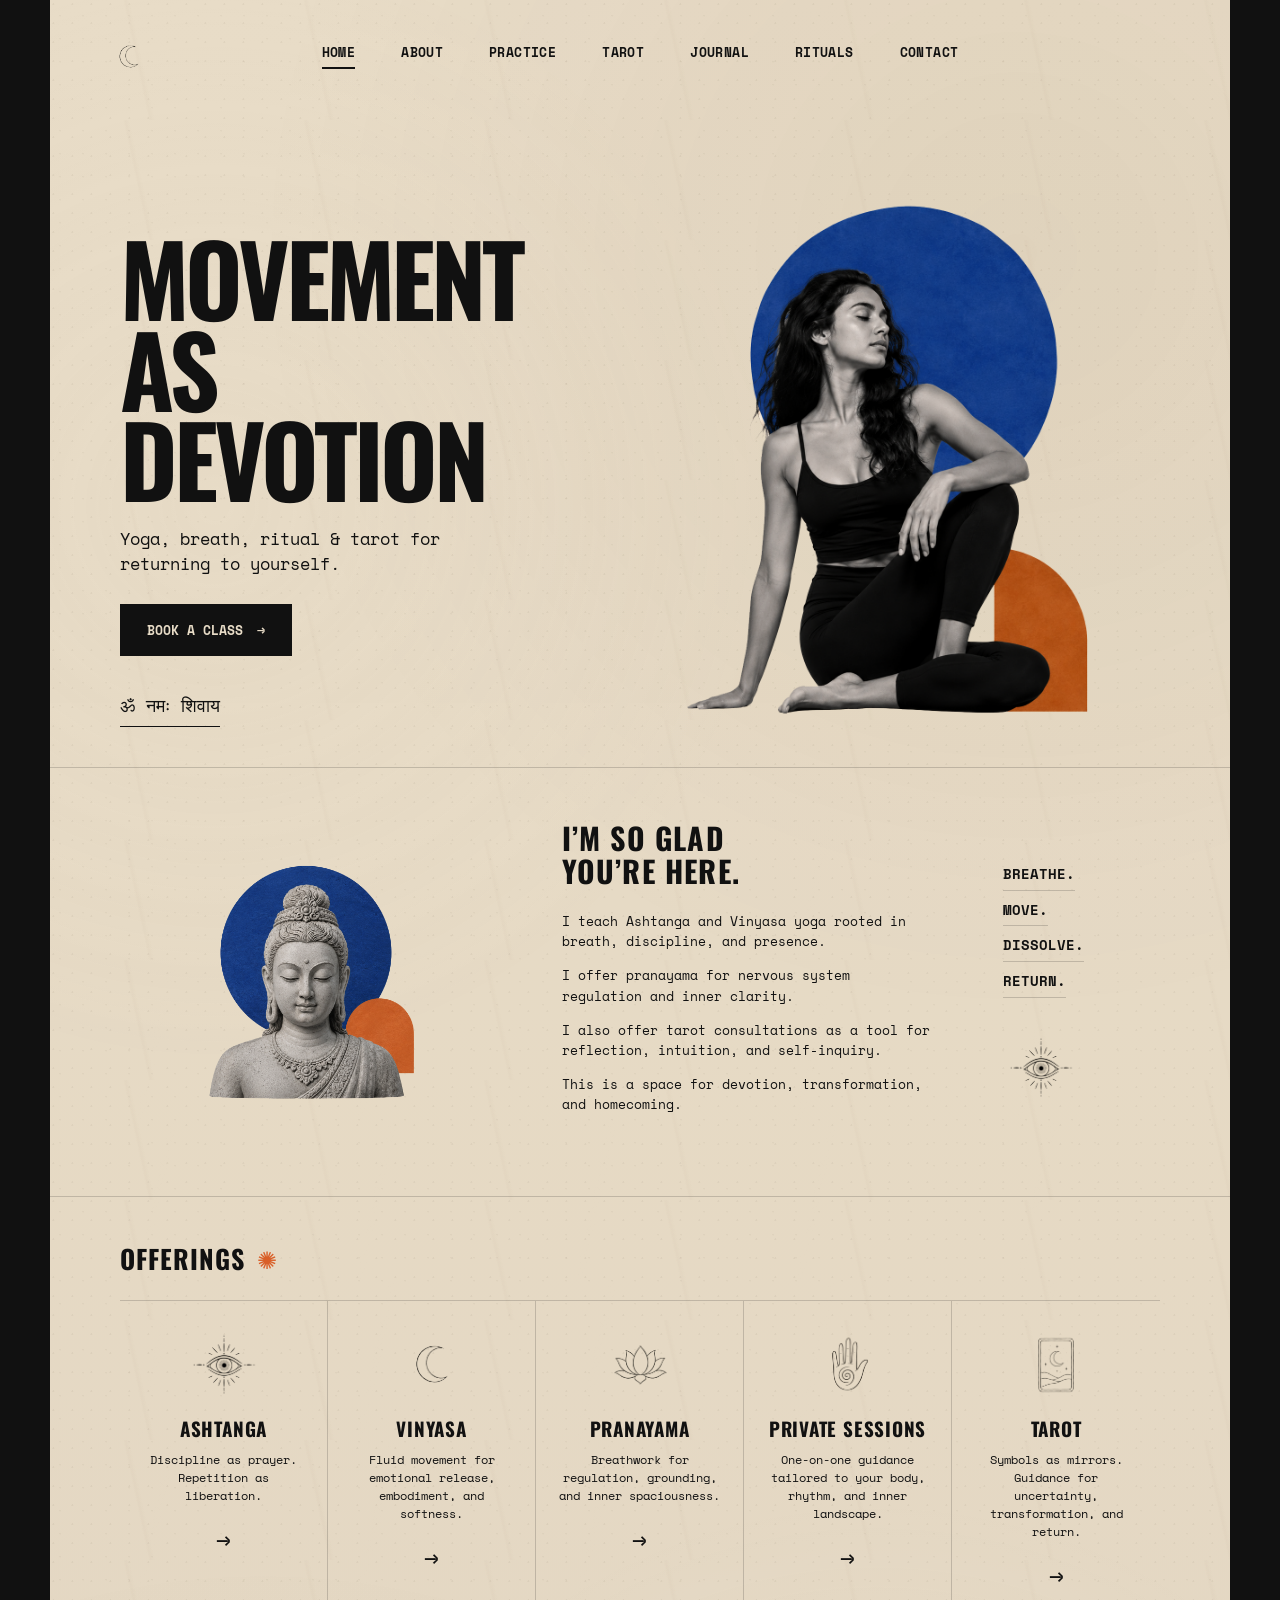
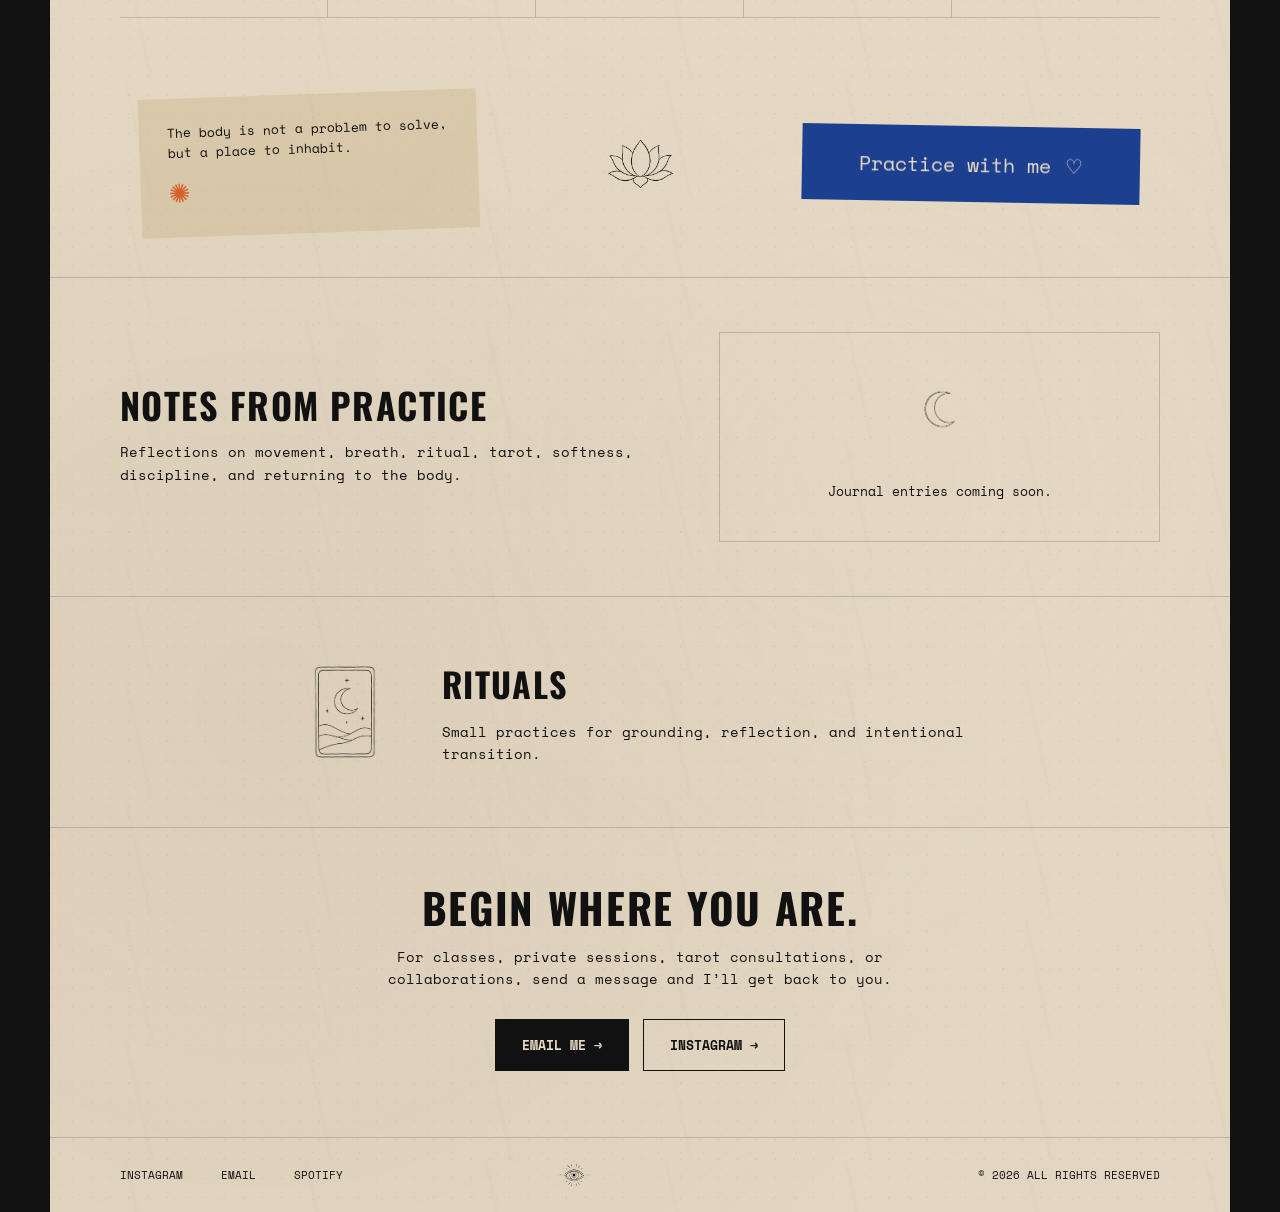
<file: index.html>
<!DOCTYPE html>
<html lang="en">
<head>
  <meta charset="UTF-8" />
  <meta name="viewport" content="width=device-width, initial-scale=1.0" />

  <title>Lidiia | Yoga, Breath & Ritual</title>

  <link rel="stylesheet" href="style.css" />
</head>

<body>
  <div class="page-shell">

    <header class="site-header">
      <a href="#home" class="brand-mark" aria-label="Lidiia home">
        <img src="assets/moon.png" alt="" />
      </a>

      <nav class="nav" aria-label="Main navigation">
        <a href="#home" class="active">Home</a>
        <a href="#about">About</a>
        <a href="#practice">Practice</a>
        <a href="#tarot">Tarot</a>
        <a href="#journal">Journal</a>
        <a href="#rituals">Rituals</a>
        <a href="#contact">Contact</a>
      </nav>
    </header>

    <main id="home">

      <section class="hero">
        <div class="hero-copy">
          <h1>
            Movement<br />
            as<br />
            Devotion
          </h1>

          <p>
            Yoga, breath, ritual & tarot for returning to yourself.
          </p>

          <a href="booking.html" class="button">
            Book a class
            <span>→</span>
          </a>

          <div class="sanskrit-line">
            ॐ नमः शिवाय
          </div>
        </div>

        <div class="hero-visual">
          <img
            class="hero-person"
            src="assets/woman.png"
            alt="Woman in a calm yoga-inspired pose"
          />
        </div>
      </section>

      <section id="about" class="intro-section">
        <div class="intro-image-wrap">
          <img src="assets/statue.png" alt="Meditative stone statue" />
        </div>

        <div class="intro-copy">
          <h2>
            I’m so glad<br />
            you’re here.
          </h2>

          <p>
            I teach Ashtanga and Vinyasa yoga rooted in breath,
            discipline, and presence.
          </p>

          <p>
            I offer pranayama for nervous system regulation and inner clarity.
          </p>

          <p>
            I also offer tarot consultations as a tool for reflection,
            intuition, and self-inquiry.
          </p>

          <p>
            This is a space for devotion, transformation, and homecoming.
          </p>
        </div>

        <aside class="mantra-list">
          <p>Breathe.</p>
          <p>Move.</p>
          <p>Dissolve.</p>
          <p>Return.</p>

          <img src="assets/eye.png" alt="" />
        </aside>
      </section>

      <section id="practice" class="offerings-section">
        <div class="section-title-row">
          <h2>Offerings</h2>
          <span>✺</span>
        </div>

        <div class="offerings-grid">

          <article class="offering-card">
            <img src="assets/eye.png" alt="" />
            <h3>Ashtanga</h3>
            <p>
              Discipline as prayer. Repetition as liberation.
            </p>
            <a href="#contact" aria-label="Learn more about Ashtanga">→</a>
          </article>

          <article class="offering-card">
            <img src="assets/moon.png" alt="" />
            <h3>Vinyasa</h3>
            <p>
              Fluid movement for emotional release, embodiment, and softness.
            </p>
            <a href="#contact" aria-label="Learn more about Vinyasa">→</a>
          </article>

          <article class="offering-card">
            <img src="assets/flower.png" alt="" />
            <h3>Pranayama</h3>
            <p>
              Breathwork for regulation, grounding, and inner spaciousness.
            </p>
            <a href="#contact" aria-label="Learn more about Pranayama">→</a>
          </article>

          <article class="offering-card">
            <img src="assets/hand.png" alt="" />
            <h3>Private Sessions</h3>
            <p>
              One-on-one guidance tailored to your body, rhythm, and inner landscape.
            </p>
            <a href="#contact" aria-label="Learn more about private sessions">→</a>
          </article>

          <article class="offering-card">
            <img src="assets/card.png" alt="" />
            <h3>Tarot</h3>
            <p>
              Symbols as mirrors. Guidance for uncertainty, transformation, and return.
            </p>
            <a href="#contact" aria-label="Learn more about tarot">→</a>
          </article>

        </div>
      </section>

      <section id="tarot" class="quote-section">
        <div class="paper-note">
          <p>
            The body is not a problem to solve,<br />
            but a place to inhabit.
          </p>
          <span>✺</span>
        </div>

        <div class="small-symbol">
          <img src="assets/flower.png" alt="" />
        </div>

        <a href="#contact" class="practice-banner">
          Practice with me
          <span>♡</span>
        </a>
      </section>

      <section id="journal" class="journal-section">
        <div class="journal-copy">
          <h2>Notes from practice</h2>
          <p>
            Reflections on movement, breath, ritual, tarot, softness,
            discipline, and returning to the body.
          </p>
        </div>

        <div class="journal-card">
          <img src="assets/moon.png" alt="" />
          <p>
            Journal entries coming soon.
          </p>
        </div>
      </section>

      <section id="rituals" class="rituals-section">
        <div class="rituals-card">
          <img src="assets/card.png" alt="" />
          <div>
            <h2>Rituals</h2>
            <p>
              Small practices for grounding, reflection, and intentional transition.
            </p>
          </div>
        </div>
      </section>

      <section id="contact" class="contact-section">
        <h2>Begin where you are.</h2>

        <p>
          For classes, private sessions, tarot consultations, or collaborations,
          send a message and I’ll get back to you.
        </p>

        <div class="contact-actions">
          <a href="mailto:lidiia@example.com" class="button">Email me →</a>
          <a href="https://instagram.com/" target="_blank" rel="noopener" class="button button-outline">
            Instagram →
          </a>
        </div>
      </section>

    </main>

    <footer class="footer">
      <a href="https://instagram.com/" target="_blank" rel="noopener">Instagram</a>
      <a href="mailto:lidiia@example.com">Email</a>
      <a href="#">Spotify</a>

      <div class="footer-eye">
        <img src="assets/eye.png" alt="" />
      </div>

      <span>© 2026 All rights reserved</span>
    </footer>

  </div>

  <script src="script.js"></script>
</body>
</html>
</file>
<file: style.css>
@import url("https://fonts.googleapis.com/css2?family=Oswald:wght@500;600;700&family=Space+Mono:wght@400;700&display=swap");

:root {
  --paper: #E8DCC7;
  --ink: #111111;
  --blue: #1d3f8f;
  --orange: #d95f28;
  --line: rgba(17, 17, 17, 0.18);
  --soft-line: rgba(17, 17, 17, 0.1);
}

* {
  box-sizing: border-box;
}

html {
  scroll-behavior: smooth;
}

body {
  margin: 0;
  background: #111111;
  color: var(--ink);
  font-family: "Space Mono", monospace;
}

.page-shell {
  position: relative;
  width: min(1180px, 100%);
  margin: 0 auto;
  background: #E8DCC7;
  overflow: hidden;
  isolation: isolate;
}

/* paper grain + small fibers */
.page-shell::before {
  content: "";
  position: absolute;
  inset: 0;
  pointer-events: none;
  z-index: 0;
  opacity: 0.38;
  background-image:
    radial-gradient(circle at 18% 22%, rgba(75, 54, 29, 0.13) 0 0.8px, transparent 1.2px),
    radial-gradient(circle at 76% 12%, rgba(255, 255, 255, 0.18) 0 0.9px, transparent 1.3px),
    radial-gradient(circle at 44% 68%, rgba(65, 44, 22, 0.10) 0 0.7px, transparent 1.1px),
    radial-gradient(circle at 91% 84%, rgba(255, 255, 255, 0.16) 0 0.8px, transparent 1.2px),
    linear-gradient(78deg, transparent 0 48%, rgba(80, 58, 32, 0.045) 49%, transparent 51%),
    linear-gradient(102deg, transparent 0 47%, rgba(255, 255, 255, 0.055) 48%, transparent 50%);
  background-size:
    19px 19px,
    31px 31px,
    23px 23px,
    37px 37px,
    180px 120px,
    220px 160px;
  mix-blend-mode: multiply;
}

/* large uneven paper tone / aged patches */
.page-shell::after {
  content: "";
  position: absolute;
  inset: 0;
  pointer-events: none;
  z-index: 0;
  opacity: 0.8;
  background:
    radial-gradient(circle at 14% 18%, rgba(255, 255, 255, 0.18), transparent 22%),
    radial-gradient(circle at 82% 9%, rgba(126, 91, 47, 0.08), transparent 28%),
    radial-gradient(circle at 18% 82%, rgba(112, 80, 41, 0.075), transparent 30%),
    radial-gradient(circle at 70% 74%, rgba(255, 255, 255, 0.12), transparent 26%),
    linear-gradient(to bottom, rgba(255, 255, 255, 0.05), rgba(61, 43, 22, 0.045));
  mix-blend-mode: multiply;
}

.site-header,
main,
.footer {
  position: relative;
  z-index: 1;
}

.hero-person,
.intro-image-wrap img,
.offering-card img,
.mantra-list img,
.small-symbol img,
.footer-eye img,
.brand-mark img,
.journal-card img,
.rituals-card img {
  filter: contrast(1.02) saturate(0.96);
}

img {
  display: block;
  max-width: 100%;
}

a {
  color: inherit;
  text-decoration: none;
}

/* HEADER */

.site-header {
  display: flex;
  align-items: center;
  justify-content: center;
  padding: 42px 56px 20px;
  position: relative;
  z-index: 10;
}

.brand-mark {
  position: absolute;
  left: 56px;
  top: 34px;
  width: 46px;
  height: 46px;
}

.brand-mark img {
  width: 100%;
  height: 100%;
  object-fit: contain;
}

.nav {
  display: flex;
  gap: 46px;
  text-transform: uppercase;
  font-size: 13px;
  font-weight: 700;
  letter-spacing: 0.03em;
}

.nav a {
  padding-bottom: 5px;
}

.nav a.active {
  border-bottom: 2px solid var(--ink);
}

/* HERO */

.hero {
  display: grid;
  grid-template-columns: 0.95fr 1.05fr;
  min-height: 650px;
  padding: 60px 70px 40px;
  border-bottom: 1px solid var(--line);
}

.hero-copy {
  position: relative;
  z-index: 5;
}

.hero-copy h1 {
  font-family: "Oswald", sans-serif;
  font-size: clamp(64px, 7.7vw, 112px);
  line-height: 0.92;
  text-transform: uppercase;
  margin: 82px 0 24px;
  letter-spacing: -0.04em;
}

.hero-copy p {
  max-width: 350px;
  font-size: 17px;
  line-height: 1.45;
  margin: 0 0 28px;
}

.button {
  display: inline-flex;
  align-items: center;
  gap: 14px;
  background: var(--ink);
  color: var(--paper);
  padding: 15px 26px;
  text-transform: uppercase;
  font-weight: 700;
  font-size: 13px;
  border: 1px solid var(--ink);
  transition:
    transform 160ms ease,
    background 160ms ease,
    color 160ms ease;
}

.button:hover {
  transform: translateY(-2px);
}

.button-outline {
  background: transparent;
  color: var(--ink);
}

.button-outline:hover {
  background: var(--ink);
  color: var(--paper);
}

.sanskrit-line {
  margin-top: 36px;
  font-size: 18px;
  border-bottom: 1px solid var(--ink);
  width: fit-content;
  padding-bottom: 8px;
}

.hero-visual {
  position: relative;
  min-height: 560px;
}

.hero-person {
  position: absolute;
  right: -10px;
  top: -8px;
  width: 560px;
  height: 630px;
  object-fit: contain;
  object-position: center;
  z-index: 4;
}

/* INTRO */

.intro-section {
  display: grid;
  grid-template-columns: 1fr 1fr 0.42fr;
  gap: 68px;
  padding: 54px 70px;
  border-bottom: 1px solid var(--line);
}

.intro-image-wrap {
  position: relative;
  width: 100%;
  height: 320px;
  overflow: hidden;
}

.intro-image-wrap img {
  width: 100%;
  height: 100%;
  object-fit: contain;
  object-position: center;
}

.intro-copy h2,
.offerings-section h2,
.contact-section h2,
.journal-section h2,
.rituals-section h2 {
  font-family: "Oswald", sans-serif;
  text-transform: uppercase;
  letter-spacing: 0.04em;
}

.intro-copy h2 {
  font-size: 30px;
  line-height: 1.08;
  margin: 0 0 24px;
}

.intro-copy p {
  font-size: 13px;
  line-height: 1.55;
  margin: 0 0 14px;
}

.mantra-list {
  align-self: center;
  text-transform: uppercase;
  font-weight: 700;
  font-size: 14px;
  line-height: 2.2;
}

.mantra-list p {
  margin: 0 0 4px;
  border-bottom: 1px solid var(--line);
  width: fit-content;
}

.mantra-list img {
  width: 76px;
  height: 76px;
  object-fit: contain;
  margin-top: 32px;
}

/* OFFERINGS */

.offerings-section {
  padding: 42px 70px 46px;
}

.section-title-row {
  display: flex;
  align-items: center;
  gap: 12px;
}

.section-title-row h2 {
  font-size: 26px;
  margin: 0 0 22px;
}

.section-title-row span {
  color: var(--orange);
  font-size: 24px;
  margin-bottom: 20px;
}

.offerings-grid {
  display: grid;
  grid-template-columns: repeat(5, 1fr);
  border-top: 1px solid var(--line);
  border-bottom: 1px solid var(--line);
}

.offering-card {
  min-height: 285px;
  padding: 26px 22px 22px;
  text-align: center;
  border-right: 1px solid var(--line);
}

.offering-card:last-child {
  border-right: none;
}

.offering-card img {
  width: 76px;
  height: 76px;
  object-fit: contain;
  margin: 0 auto 16px;
}

.offering-card h3 {
  font-family: "Oswald", sans-serif;
  text-transform: uppercase;
  letter-spacing: 0.04em;
  font-size: 19px;
  line-height: 1.05;
  margin: 0 0 12px;
}

.offering-card p {
  font-size: 12px;
  line-height: 1.5;
  margin: 0 0 18px;
}

.offering-card a {
  font-size: 24px;
}

/* QUOTE */

.quote-section {
  display: grid;
  grid-template-columns: 1fr 0.6fr 1fr;
  gap: 60px;
  align-items: center;
  padding: 30px 90px 44px;
  border-bottom: 1px solid var(--line);
}

.paper-note {
  background: rgba(197, 171, 126, 0.35);
  transform: rotate(-2deg);
  padding: 24px 28px;
  font-size: 13px;
  line-height: 1.55;
}

.paper-note p {
  margin: 0 0 10px;
}

.paper-note span {
  color: var(--orange);
  font-size: 26px;
}

.small-symbol img {
  width: 96px;
  height: 96px;
  object-fit: contain;
  margin: 0 auto;
}

.practice-banner {
  display: flex;
  align-items: center;
  justify-content: center;
  gap: 14px;
  min-height: 76px;
  background: var(--blue);
  color: var(--paper);
  font-size: 20px;
  transform: rotate(1deg);
  padding: 18px;
}

/* JOURNAL */

.journal-section {
  display: grid;
  grid-template-columns: 1.1fr 0.9fr;
  gap: 60px;
  align-items: center;
  padding: 54px 70px;
  border-bottom: 1px solid var(--line);
}

.journal-copy h2 {
  font-size: 36px;
  line-height: 1;
  margin: 0 0 18px;
}

.journal-copy p {
  max-width: 540px;
  font-size: 14px;
  line-height: 1.6;
  margin: 0;
}

.journal-card {
  border: 1px solid var(--line);
  padding: 30px;
  min-height: 210px;
  display: grid;
  place-items: center;
  text-align: center;
}

.journal-card img {
  width: 74px;
  height: 74px;
  object-fit: contain;
  margin-bottom: 14px;
}

.journal-card p {
  margin: 0;
  font-size: 13px;
}

/* RITUALS */

.rituals-section {
  padding: 50px 70px;
  border-bottom: 1px solid var(--line);
}

.rituals-card {
  display: grid;
  grid-template-columns: 130px 1fr;
  gap: 32px;
  align-items: center;
  max-width: 720px;
  margin: 0 auto;
}

.rituals-card img {
  width: 130px;
  height: 130px;
  object-fit: contain;
}

.rituals-card h2 {
  font-size: 34px;
  margin: 0 0 12px;
}

.rituals-card p {
  font-size: 14px;
  line-height: 1.6;
  margin: 0;
}

/* CONTACT */

.contact-section {
  padding: 58px 70px 66px;
  text-align: center;
}

.contact-section h2 {
  font-size: 42px;
  line-height: 1;
  margin: 0 0 18px;
}

.contact-section p {
  max-width: 620px;
  margin: 0 auto 28px;
  font-size: 14px;
  line-height: 1.6;
}

.contact-actions {
  display: flex;
  justify-content: center;
  gap: 14px;
  flex-wrap: wrap;
}

/* FOOTER */

.footer {
  display: flex;
  align-items: center;
  gap: 38px;
  padding: 16px 70px;
  font-size: 11px;
  text-transform: uppercase;
  border-top: 1px solid var(--line);
}

.footer-eye {
  margin-left: auto;
  margin-right: auto;
}

.footer-eye img {
  width: 42px;
  height: 42px;
  object-fit: contain;
}

.footer span {
  margin-left: auto;
}

/* RESPONSIVE */

@media (max-width: 1000px) {
  .nav {
    gap: 26px;
  }

  .hero {
    padding: 42px 42px 36px;
  }

  .hero-person {
    right: -26px;
    width: 500px;
    height: 590px;
  }

  .intro-section,
  .offerings-section,
  .contact-section,
  .journal-section,
  .rituals-section {
    padding-left: 42px;
    padding-right: 42px;
  }
}

@media (max-width: 820px) {
  .site-header {
    justify-content: flex-start;
    padding: 26px 24px 10px;
  }

  .brand-mark {
    position: static;
    flex: 0 0 auto;
    width: 38px;
    height: 38px;
    margin-right: 20px;
  }

  .nav {
    overflow-x: auto;
    gap: 22px;
    font-size: 12px;
    padding-bottom: 8px;
  }

  .hero {
    grid-template-columns: 1fr;
    min-height: auto;
    padding: 28px 26px 36px;
  }

  .hero-copy h1 {
    margin-top: 28px;
    font-size: clamp(58px, 19vw, 88px);
  }

  .hero-visual {
    min-height: 470px;
    margin-top: 22px;
  }

  .hero-person {
    width: 360px;
    height: 450px;
    left: 50%;
    right: auto;
    top: 4px;
    transform: translateX(-50%);
  }

  .intro-section {
    grid-template-columns: 1fr;
    gap: 32px;
    padding: 38px 26px;
  }

  .intro-image-wrap {
    height: 280px;
  }

  .mantra-list {
    display: grid;
    grid-template-columns: repeat(4, max-content);
    gap: 12px;
    align-items: center;
  }

  .mantra-list img {
    grid-column: 1 / -1;
    margin-top: 12px;
  }

  .offerings-section {
    padding: 34px 26px;
  }

  .offerings-grid {
    grid-template-columns: 1fr;
  }

  .offering-card {
    min-height: auto;
    border-right: none;
    border-bottom: 1px solid var(--line);
  }

  .offering-card:last-child {
    border-bottom: none;
  }

  .quote-section {
    grid-template-columns: 1fr;
    gap: 24px;
    padding: 34px 26px;
  }

  .journal-section {
    grid-template-columns: 1fr;
    gap: 28px;
    padding: 38px 26px;
  }

  .rituals-section {
    padding: 38px 26px;
  }

  .rituals-card {
    grid-template-columns: 1fr;
    text-align: center;
  }

  .rituals-card img {
    margin: 0 auto;
  }

  .contact-section {
    padding: 42px 26px 50px;
  }

  .contact-section h2 {
    font-size: 34px;
  }

  .footer {
    flex-wrap: wrap;
    padding: 18px 26px;
    gap: 20px;
  }

  .footer-eye {
    margin-left: 0;
    margin-right: 0;
  }

  .footer span {
    margin-left: 0;
    width: 100%;
  }
}

@media (max-width: 430px) {
  .hero-person {
    width: 330px;
    height: 420px;
  }

  .hero-visual {
    min-height: 430px;
  }

  .mantra-list {
    grid-template-columns: repeat(2, max-content);
  }
}

/* BOOKING PAGE */

.booking-page {
  min-height: 100vh;
}

.booking-hero {
  display: grid;
  grid-template-columns: 1fr 180px;
  gap: 40px;
  align-items: center;
  padding: 72px 70px 54px;
  border-bottom: 1px solid var(--line);
}

.booking-hero .eyebrow {
  text-transform: uppercase;
  font-size: 13px;
  font-weight: 700;
  margin: 0 0 16px;
}

.booking-hero h1 {
  font-family: "Oswald", sans-serif;
  font-size: clamp(62px, 8vw, 110px);
  line-height: 0.9;
  text-transform: uppercase;
  letter-spacing: -0.04em;
  margin: 0 0 24px;
}

.booking-hero p {
  max-width: 560px;
  font-size: 15px;
  line-height: 1.6;
  margin: 0;
}

.booking-hero img {
  width: 160px;
  height: 160px;
  object-fit: contain;
}

.booking-layout {
  display: grid;
  grid-template-columns: 1.3fr 0.8fr;
  gap: 50px;
  padding: 56px 70px 72px;
}

.calendar-panel {
  border: 1px solid var(--line);
  padding: 28px;
}

.calendar-header {
  display: flex;
  justify-content: space-between;
  align-items: center;
  margin-bottom: 28px;
}

.calendar-header h2 {
  font-family: "Oswald", sans-serif;
  text-transform: uppercase;
  font-size: 30px;
  margin: 0;
  letter-spacing: 0.04em;
}

.calendar-header button {
  width: 42px;
  height: 42px;
  border: 1px solid var(--ink);
  background: transparent;
  color: var(--ink);
  font-family: "Space Mono", monospace;
  font-size: 20px;
  cursor: pointer;
}

.calendar-header button:hover {
  background: var(--ink);
  color: var(--paper);
}

.calendar-weekdays {
  display: grid;
  grid-template-columns: repeat(7, 1fr);
  gap: 6px;
  margin-bottom: 8px;
  text-transform: uppercase;
  font-size: 11px;
  font-weight: 700;
  opacity: 0.7;
}

.calendar-weekdays span {
  text-align: center;
}

.calendar-grid {
  display: grid;
  grid-template-columns: repeat(7, 1fr);
  gap: 6px;
}

.calendar-day {
  min-height: 88px;
  border: 1px solid var(--soft-line);
  background: rgba(255, 255, 255, 0.08);
  color: var(--ink);
  padding: 10px;
  font-family: "Space Mono", monospace;
  text-align: left;
  cursor: default;
}

.calendar-day.empty {
  border: none;
  background: transparent;
}

.calendar-day:disabled {
  opacity: 0.35;
}

.calendar-day.has-class {
  cursor: pointer;
  background: rgba(29, 63, 143, 0.08);
  border-color: rgba(17, 17, 17, 0.35);
}

.calendar-day.has-class:hover {
  background: var(--ink);
  color: var(--paper);
}

.day-number {
  display: block;
  font-weight: 700;
  margin-bottom: 16px;
}

.class-marker {
  display: inline-block;
  font-size: 10px;
  text-transform: uppercase;
  border-top: 1px solid currentColor;
  padding-top: 4px;
}

.booking-details {
  border: 1px solid var(--line);
  padding: 30px;
  align-self: start;
}

.booking-details h2 {
  font-family: "Oswald", sans-serif;
  text-transform: uppercase;
  font-size: 30px;
  line-height: 1;
  margin: 0 0 24px;
}

.selected-class-box {
  min-height: 120px;
  padding: 18px;
  background: rgba(255, 255, 255, 0.12);
  border: 1px solid var(--soft-line);
  margin-bottom: 24px;
}

.selected-class-box p {
  margin: 0;
  font-size: 13px;
  line-height: 1.5;
}

.selected-date {
  font-weight: 700;
  text-transform: uppercase;
  margin-bottom: 14px !important;
}

.class-options {
  display: grid;
  gap: 10px;
}

.class-option {
  width: 100%;
  text-align: left;
  border: 1px solid var(--line);
  background: transparent;
  color: var(--ink);
  padding: 14px;
  font-family: "Space Mono", monospace;
  cursor: pointer;
}

.class-option strong,
.class-option span,
.class-option small {
  display: block;
}

.class-option strong {
  font-size: 13px;
  text-transform: uppercase;
  margin-bottom: 6px;
}

.class-option span {
  font-size: 12px;
  margin-bottom: 6px;
}

.class-option small {
  font-size: 11px;
  opacity: 0.75;
}

.class-option:hover,
.class-option.selected {
  background: var(--ink);
  color: var(--paper);
}

.booking-form {
  display: grid;
  gap: 16px;
}

.booking-form label {
  display: grid;
  gap: 8px;
  font-size: 12px;
  text-transform: uppercase;
  font-weight: 700;
}

.booking-form input,
.booking-form textarea {
  width: 100%;
  border: 1px solid var(--line);
  background: rgba(255, 255, 255, 0.16);
  color: var(--ink);
  font-family: "Space Mono", monospace;
  font-size: 13px;
  padding: 13px 14px;
  outline: none;
}

.booking-form input:focus,
.booking-form textarea:focus {
  border-color: var(--ink);
}

.booking-submit {
  width: fit-content;
  cursor: pointer;
}

/* BOOKING RESPONSIVE */

@media (max-width: 820px) {
  .booking-hero {
    grid-template-columns: 1fr;
    padding: 46px 26px 36px;
  }

  .booking-hero img {
    width: 120px;
    height: 120px;
  }

  .booking-layout {
    grid-template-columns: 1fr;
    gap: 30px;
    padding: 36px 26px 54px;
  }

  .calendar-panel,
  .booking-details {
    padding: 20px;
  }

  .calendar-header h2 {
    font-size: 24px;
  }

  .calendar-day {
    min-height: 68px;
    padding: 7px;
  }

  .class-marker {
    font-size: 9px;
  }
}

@media (max-width: 520px) {
  .calendar-weekdays {
    font-size: 9px;
  }

  .calendar-grid {
    gap: 4px;
  }

  .calendar-day {
    min-height: 58px;
    font-size: 11px;
  }

  .class-marker {
    display: none;
  }
}

.booking-status {
  min-height: 20px;
  margin: 0;
  font-size: 12px;
  line-height: 1.5;
}

.booking-status.success {
  color: #1e5b2b;
}

.booking-status.error {
  color: #8f1d1d;
}

.booking-submit:disabled {
  opacity: 0.55;
  cursor: not-allowed;
  transform: none;
}
</file>
